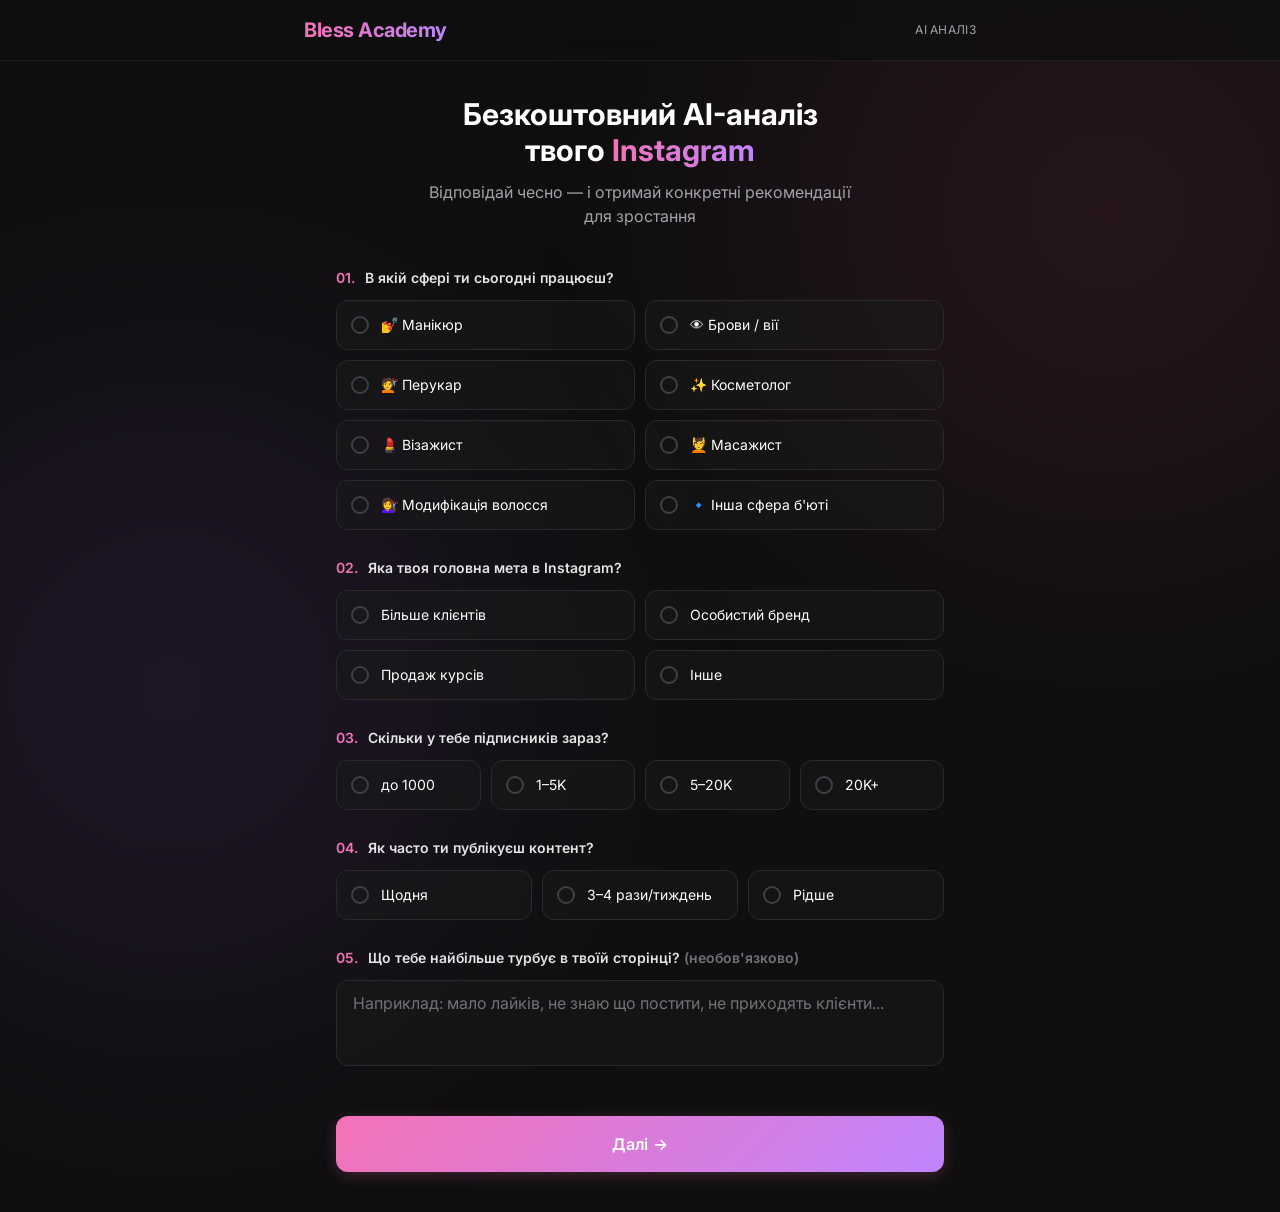
<file: index.html>
<!DOCTYPE html>
<html lang="uk">
<head>
  <meta charset="UTF-8" />
  <meta name="viewport" content="width=device-width, initial-scale=1.0, viewport-fit=cover" />
  <title>Bless Academy — AI-аналіз Instagram</title>
  <meta name="description" content="Безкоштовний AI-аналіз твого Instagram профілю для б'юті-майстрів від Bless Academy. Отримай конкретні рекомендації для зростання." />

  <!-- Open Graph / Facebook -->
  <meta property="og:type" content="website" />
  <meta property="og:url" content="https://bless-academy-analyzer.vercel.app/" />
  <meta property="og:title" content="Bless Academy — Безкоштовний AI-аналіз Instagram" />
  <meta property="og:description" content="Завантаж скріншот або вкажи нік — отримай конкретні рекомендації для зростання від AI." />
  <meta property="og:image" content="https://bless-academy-analyzer.vercel.app/og-image.png" />
  <meta property="og:image:width" content="1024" />
  <meta property="og:image:height" content="1024" />
  <meta property="og:locale" content="uk_UA" />
  <meta property="og:site_name" content="Bless Academy" />

  <!-- Twitter Card -->
  <meta name="twitter:card" content="summary_large_image" />
  <meta name="twitter:title" content="Bless Academy — Безкоштовний AI-аналіз Instagram" />
  <meta name="twitter:description" content="Завантаж скріншот або вкажи нік — отримай конкретні рекомендації для зростання від AI." />
  <meta name="twitter:image" content="https://bless-academy-analyzer.vercel.app/og-image.png" />

  <!-- Theme color for mobile browsers -->
  <meta name="theme-color" content="#0f0f0f" />
  <!-- Favicon -->
  <link rel="icon" type="image/png" href="/favicon.png" />
  <link rel="apple-touch-icon" href="/favicon.png" />
  <!-- Google Fonts — Inter -->
  <link rel="preconnect" href="https://fonts.googleapis.com" />
  <link rel="preconnect" href="https://fonts.gstatic.com" crossorigin />
  <link href="https://fonts.googleapis.com/css2?family=Inter:wght@300;400;500;600;700;800&display=swap" rel="stylesheet" />

  <!-- Tailwind CSS -->
  <link rel="stylesheet" href="/tailwind.css" />

  <link rel="stylesheet" href="/styles.css" />
</head>

<body class="font-inter min-h-screen relative">

  <!-- ==================== Dynamic Background Glows ==================== -->
  <div class="bg-glow bg-pink-500 bg-glow-1"></div>
  <div class="bg-glow bg-purple-500 bg-glow-2"></div>
  <div class="bg-glow bg-blue-500 bg-glow-3"></div>

  <!-- ==================== Header ==================== -->
  <header class="fixed top-0 left-0 right-0 z-50 px-5 py-4 sm:px-8 backdrop-blur-md bg-brand-dark/70 border-b border-brand-border/50">
    <div class="max-w-2xl mx-auto flex items-center justify-between">
      <a href="#" class="text-lg sm:text-xl font-bold tracking-tight">
        <span class="bg-gradient-to-r from-brand-pink to-brand-purple bg-clip-text text-transparent">
          Bless Academy
        </span>
      </a>
      <span class="text-[11px] sm:text-xs text-brand-muted tracking-wide uppercase">AI Аналіз</span>
    </div>
  </header>

  <!-- ==================== Main Container ==================== -->
  <main class="relative z-10 pt-20 pb-8 px-4 sm:px-8 max-w-2xl mx-auto min-h-screen">

    <!-- ========================================== -->
    <!-- SCREEN 1 — Questions                      -->
    <!-- ========================================== -->
    <section id="screen-questions" class="screen active visible">
      <div class="text-center mb-10 mt-4">
        <h1 class="text-2xl sm:text-3xl font-bold leading-tight mb-3">
          Безкоштовний AI-аналіз<br />твого
          <span class="bg-gradient-to-r from-brand-pink to-brand-purple bg-clip-text text-transparent">Instagram</span>
        </h1>
        <p class="text-brand-muted text-sm sm:text-base max-w-md mx-auto">
          Відповідай чесно — і отримай конкретні рекомендації для зростання
        </p>
      </div>

      <form id="questionsForm" class="space-y-7" autocomplete="off">

        <!-- Question 1 — Sphere/Niche -->
        <div class="question-block">
          <p class="text-sm font-semibold mb-3 text-zinc-200">
            <span class="text-brand-pink mr-1.5">01.</span>
            В якій сфері ти сьогодні працюєш?
          </p>
          <div class="grid grid-cols-2 gap-2.5" id="q0-options">
            <label class="radio-card flex items-center gap-3 p-3.5 rounded-xl border border-brand-border bg-brand-card/50">
              <span class="radio-dot"></span>
              <input type="radio" name="q0" value="манікюр" class="hidden" />
              <span class="text-sm">💅 Манікюр</span>
            </label>
            <label class="radio-card flex items-center gap-3 p-3.5 rounded-xl border border-brand-border bg-brand-card/50">
              <span class="radio-dot"></span>
              <input type="radio" name="q0" value="брови/вії" class="hidden" />
              <span class="text-sm">👁 Брови / вії</span>
            </label>
            <label class="radio-card flex items-center gap-3 p-3.5 rounded-xl border border-brand-border bg-brand-card/50">
              <span class="radio-dot"></span>
              <input type="radio" name="q0" value="перукар" class="hidden" />
              <span class="text-sm">💇 Перукар</span>
            </label>
            <label class="radio-card flex items-center gap-3 p-3.5 rounded-xl border border-brand-border bg-brand-card/50">
              <span class="radio-dot"></span>
              <input type="radio" name="q0" value="косметолог" class="hidden" />
              <span class="text-sm">✨ Косметолог</span>
            </label>
            <label class="radio-card flex items-center gap-3 p-3.5 rounded-xl border border-brand-border bg-brand-card/50">
              <span class="radio-dot"></span>
              <input type="radio" name="q0" value="візажист" class="hidden" />
              <span class="text-sm">💄 Візажист</span>
            </label>
            <label class="radio-card flex items-center gap-3 p-3.5 rounded-xl border border-brand-border bg-brand-card/50">
              <span class="radio-dot"></span>
              <input type="radio" name="q0" value="масажист" class="hidden" />
              <span class="text-sm">💆 Масажист</span>
            </label>
            <label class="radio-card flex items-center gap-3 p-3.5 rounded-xl border border-brand-border bg-brand-card/50">
              <span class="radio-dot"></span>
              <input type="radio" name="q0" value="модифікація волосся" class="hidden" />
              <span class="text-sm">💇‍♀️ Модифікація волосся</span>
            </label>
            <label class="radio-card flex items-center gap-3 p-3.5 rounded-xl border border-brand-border bg-brand-card/50">
              <span class="radio-dot"></span>
              <input type="radio" name="q0" value="інше" class="hidden" />
              <span class="text-sm">🔹 Інша сфера б'юті</span>
            </label>
          </div>
        </div>

        <!-- Question 2 — Goal -->
        <div class="question-block">
          <p class="text-sm font-semibold mb-3 text-zinc-200">
            <span class="text-brand-pink mr-1.5">02.</span>
            Яка твоя головна мета в Instagram?
          </p>
          <div class="grid grid-cols-1 sm:grid-cols-2 gap-2.5" id="q1-options">
            <label class="radio-card flex items-center gap-3 p-3.5 rounded-xl border border-brand-border bg-brand-card/50">
              <span class="radio-dot"></span>
              <input type="radio" name="q1" value="більше клієнтів" class="hidden" />
              <span class="text-sm">Більше клієнтів</span>
            </label>
            <label class="radio-card flex items-center gap-3 p-3.5 rounded-xl border border-brand-border bg-brand-card/50">
              <span class="radio-dot"></span>
              <input type="radio" name="q1" value="особистий бренд" class="hidden" />
              <span class="text-sm">Особистий бренд</span>
            </label>
            <label class="radio-card flex items-center gap-3 p-3.5 rounded-xl border border-brand-border bg-brand-card/50">
              <span class="radio-dot"></span>
              <input type="radio" name="q1" value="продаж курсів" class="hidden" />
              <span class="text-sm">Продаж курсів</span>
            </label>
            <label class="radio-card flex items-center gap-3 p-3.5 rounded-xl border border-brand-border bg-brand-card/50">
              <span class="radio-dot"></span>
              <input type="radio" name="q1" value="інше" class="hidden" />
              <span class="text-sm">Інше</span>
            </label>
          </div>
        </div>

        <!-- Question 3 — Followers -->
        <div class="question-block">
          <p class="text-sm font-semibold mb-3 text-zinc-200">
            <span class="text-brand-pink mr-1.5">03.</span>
            Скільки у тебе підписників зараз?
          </p>
          <div class="grid grid-cols-2 sm:grid-cols-4 gap-2.5" id="q2-options">
            <label class="radio-card flex items-center gap-3 p-3.5 rounded-xl border border-brand-border bg-brand-card/50">
              <span class="radio-dot"></span>
              <input type="radio" name="q2" value="до 1000" class="hidden" />
              <span class="text-sm">до 1000</span>
            </label>
            <label class="radio-card flex items-center gap-3 p-3.5 rounded-xl border border-brand-border bg-brand-card/50">
              <span class="radio-dot"></span>
              <input type="radio" name="q2" value="1000–5000" class="hidden" />
              <span class="text-sm">1–5K</span>
            </label>
            <label class="radio-card flex items-center gap-3 p-3.5 rounded-xl border border-brand-border bg-brand-card/50">
              <span class="radio-dot"></span>
              <input type="radio" name="q2" value="5000–20000" class="hidden" />
              <span class="text-sm">5–20K</span>
            </label>
            <label class="radio-card flex items-center gap-3 p-3.5 rounded-xl border border-brand-border bg-brand-card/50">
              <span class="radio-dot"></span>
              <input type="radio" name="q2" value="20000+" class="hidden" />
              <span class="text-sm">20K+</span>
            </label>
          </div>
        </div>

        <!-- Question 4 — Frequency -->
        <div class="question-block">
          <p class="text-sm font-semibold mb-3 text-zinc-200">
            <span class="text-brand-pink mr-1.5">04.</span>
            Як часто ти публікуєш контент?
          </p>
          <div class="grid grid-cols-1 sm:grid-cols-3 gap-2.5" id="q3-options">
            <label class="radio-card flex items-center gap-3 p-3.5 rounded-xl border border-brand-border bg-brand-card/50">
              <span class="radio-dot"></span>
              <input type="radio" name="q3" value="щодня" class="hidden" />
              <span class="text-sm">Щодня</span>
            </label>
            <label class="radio-card flex items-center gap-3 p-3.5 rounded-xl border border-brand-border bg-brand-card/50">
              <span class="radio-dot"></span>
              <input type="radio" name="q3" value="3–4 рази на тиждень" class="hidden" />
              <span class="text-sm">3–4 рази/тиждень</span>
            </label>
            <label class="radio-card flex items-center gap-3 p-3.5 rounded-xl border border-brand-border bg-brand-card/50">
              <span class="radio-dot"></span>
              <input type="radio" name="q3" value="рідше" class="hidden" />
              <span class="text-sm">Рідше</span>
            </label>
          </div>
        </div>

        <!-- Question 5 — Free text -->
        <div class="question-block">
          <p class="text-sm font-semibold mb-3 text-zinc-200">
            <span class="text-brand-pink mr-1.5">05.</span>
            Що тебе найбільше турбує в твоїй сторінці? <span class="text-zinc-500 font-normal">(необов'язково)</span>
          </p>
          <textarea
            id="q4-text"
            name="q4"
            rows="3"
            placeholder="Наприклад: мало лайків, не знаю що постити, не приходять клієнти..."
            class="w-full rounded-xl border border-brand-border bg-brand-card/50 px-4 py-3 text-sm text-white placeholder-zinc-500 focus:outline-none focus:border-brand-pink focus:ring-2 focus:ring-brand-pink/50 focus:bg-brand-card/60 shadow-inner resize-none transition-colors"
          ></textarea>
        </div>

        <!-- Next button -->
        <div class="pt-4 pb-2">
          <button
            type="button"
            id="btn-to-upload"
            class="btn-gradient w-full py-4 rounded-xl text-white font-semibold text-base tracking-wide"
          >
            <span>Далі →</span>
          </button>
        </div>
      </form>
    </section>
    <script>document.getElementById('questionsForm').addEventListener('submit',e=>e.preventDefault());</script>

    <!-- ========================================== -->
    <!-- SCREEN 2 — Screenshot / Username           -->
    <!-- ========================================== -->
    <section id="screen-upload" class="screen">
      <div class="text-center mb-6 mt-4">
        <h1 id="screen2-title" class="text-2xl sm:text-3xl font-bold leading-tight mb-3">
          Покажи свою
          <span class="bg-gradient-to-r from-brand-pink to-brand-purple bg-clip-text text-transparent">сторінку</span>
        </h1>
        <p id="screen2-subtitle" class="text-brand-muted text-sm sm:text-base max-w-md mx-auto">
          Обери зручний спосіб — завантаж скріншот або вкажи нік
        </p>
      </div>

      <!-- ===== Tab Switcher ===== -->
      <div class="flex gap-2 mb-6 p-1 rounded-xl bg-brand-card/70 border border-brand-border/50">
        <button type="button" id="tab-screenshot"
          class="input-tab flex-1 py-2.5 rounded-lg text-sm font-medium transition-all text-center active"
          data-tab="screenshot">
          📸 Скріншот
        </button>
        <button type="button" id="tab-username"
          class="input-tab flex-1 py-2.5 rounded-lg text-sm font-medium transition-all text-center"
          data-tab="username">
          🔗 Нік / посилання
        </button>
      </div>

      <!-- ===== TAB 1: Screenshot Upload ===== -->
      <div id="panel-screenshot" class="tab-panel">
        <p class="text-zinc-500 text-xs text-center mb-3">
          Зроби скріншот головної сторінки профілю (шапка + 6–9 постів)
        </p>

        <!-- Upload zone -->
        <div
          id="upload-zone"
          class="upload-zone rounded-2xl flex flex-col items-center justify-center text-center p-8 sm:p-12 min-h-[280px] cursor-pointer"
        >
          <!-- Default state -->
          <div id="upload-placeholder" class="flex flex-col items-center gap-4">
            <div class="w-16 h-16 rounded-full bg-brand-card border border-brand-border flex items-center justify-center">
              <svg class="w-7 h-7 text-brand-pink" fill="none" stroke="currentColor" viewBox="0 0 24 24">
                <path stroke-linecap="round" stroke-linejoin="round" stroke-width="1.5"
                  d="M12 16V4m0 0l-4 4m4-4l4 4M4 20h16" />
              </svg>
            </div>
            <div>
              <p class="text-sm font-medium text-zinc-300 mb-1">
                Натисни або перетягни файл сюди
              </p>
              <p class="text-xs text-zinc-500">PNG, JPG — до 10 МБ</p>
            </div>
          </div>

          <!-- Preview (hidden initially) -->
          <img
            id="upload-preview"
            class="hidden max-h-[340px] rounded-lg object-contain"
            alt="Попередній перегляд скріншоту"
          />
        </div>

        <!-- Hidden file input -->
        <input type="file" id="file-input" accept="image/*" class="hidden" />

        <!-- Change image link (hidden initially) -->
        <p id="change-image" class="hidden text-center mt-3">
          <button type="button" class="text-xs text-brand-pink hover:text-brand-rose transition-colors underline underline-offset-2">
            Змінити зображення
          </button>
        </p>
      </div>

      <!-- ===== TAB 2: Username/Link Input ===== -->
      <div id="panel-username" class="tab-panel hidden">
        <div class="rounded-2xl border border-brand-border bg-brand-card/50 p-5 sm:p-6">
          <!-- Instagram icon + input -->
          <div class="flex items-center gap-3 mb-4">
            <div class="w-10 h-10 rounded-full bg-gradient-to-br from-brand-pink to-brand-purple flex items-center justify-center flex-shrink-0" style="min-width:40px;">
              <svg class="w-5 h-5 text-white" viewBox="0 0 24 24" fill="currentColor">
                <path d="M12 2.163c3.204 0 3.584.012 4.85.07 3.252.148 4.771 1.691 4.919 4.919.058 1.265.069 1.645.069 4.849 0 3.205-.012 3.584-.069 4.849-.149 3.225-1.664 4.771-4.919 4.919-1.266.058-1.644.07-4.85.07-3.204 0-3.584-.012-4.849-.07-3.26-.149-4.771-1.699-4.919-4.92-.058-1.265-.07-1.644-.07-4.849 0-3.204.013-3.583.07-4.849.149-3.227 1.664-4.771 4.919-4.919 1.266-.057 1.645-.069 4.849-.069zM12 0C8.741 0 8.333.014 7.053.072 2.695.272.273 2.69.073 7.052.014 8.333 0 8.741 0 12c0 3.259.014 3.668.072 4.948.2 4.358 2.618 6.78 6.98 6.98C8.333 23.986 8.741 24 12 24c3.259 0 3.668-.014 4.948-.072 4.354-.2 6.782-2.618 6.979-6.98.059-1.28.073-1.689.073-4.948 0-3.259-.014-3.667-.072-4.947-.196-4.354-2.617-6.78-6.979-6.98C15.668.014 15.259 0 12 0zm0 5.838a6.162 6.162 0 100 12.324 6.162 6.162 0 000-12.324zM12 16a4 4 0 110-8 4 4 0 010 8zm6.406-11.845a1.44 1.44 0 100 2.881 1.44 1.44 0 000-2.881z"/>
              </svg>
            </div>
            <div class="flex-1">
              <label for="ig-username" class="text-xs text-zinc-400 mb-1 block">Instagram нік або посилання</label>
              <input
                type="text"
                id="ig-username"
                placeholder="@beauty_master або https://instagram.com/beauty_master"
                class="w-full bg-brand-dark/70 border border-brand-border rounded-lg px-3 py-2.5 text-sm text-white placeholder-zinc-500 focus:outline-none focus:border-brand-pink focus:ring-2 focus:ring-brand-pink/50 focus:bg-brand-card/60 shadow-inner transition-colors"
              />
            </div>
          </div>

          <!-- Hints -->
          <div class="space-y-2">
            <div class="flex items-start gap-2">
              <span class="text-brand-pink text-xs mt-0.5">✦</span>
              <p class="text-xs text-zinc-400">AI отримає дані профілю (біо, підписники, пости) та дасть детальний аналіз</p>
            </div>
            <div class="flex items-start gap-2">
              <span class="text-brand-pink text-xs mt-0.5">✦</span>
              <p class="text-xs text-zinc-400">Для кращого аналізу — використовуй скріншот</p>
            </div>
          </div>
        </div>
      </div>

      <!-- Error message with retry button (hidden) -->
      <div id="error-message" class="hidden error-msg mt-4 p-4 rounded-xl bg-red-500/10 border border-red-500/30">
        <p id="error-text" class="text-red-400 text-sm text-center mb-3">
          Помилка: перевір API ключ або спробуй ще раз
        </p>
        <button type="button" id="btn-retry"
          class="w-full py-2.5 rounded-lg text-sm font-medium text-white bg-red-500/20 border border-red-500/30 hover:bg-red-500/30 transition-colors flex items-center justify-center gap-2">
          <svg class="w-4 h-4" fill="none" stroke="currentColor" viewBox="0 0 24 24">
            <path stroke-linecap="round" stroke-linejoin="round" stroke-width="2" d="M4 4v5h.582m15.356 2A8.001 8.001 0 004.582 9m0 0H9m11 11v-5h-.581m0 0a8.003 8.003 0 01-15.357-2m15.357 2H15" />
          </svg>
          Спробувати ще раз
        </button>
      </div>

      <!-- Analyze button -->
      <div class="mt-6">
        <button
          type="button"
          id="btn-analyze"
          disabled
          class="btn-gradient w-full py-3.5 rounded-xl text-white font-semibold text-sm tracking-wide"
        >
          <span>Отримати аналіз</span>
        </button>
      </div>

      <!-- Back link -->
      <p class="text-center mt-4">
        <button type="button" id="btn-back-to-questions"
          class="text-xs text-zinc-500 hover:text-zinc-300 transition-colors">
          ← Повернутись до питань
        </button>
      </p>
    </section>

    <!-- ========================================== -->
    <!-- SCREEN 3 — Loading                        -->
    <!-- ========================================== -->
    <section id="screen-loading" class="screen">
      <div class="flex flex-col items-center justify-center min-h-[60vh] gap-8">
        <!-- Animated pulse rings -->
        <div class="pulse-ring flex items-center justify-center">
          <div class="pulse-core"></div>
        </div>
        <div class="text-center">
          <p class="text-lg font-semibold shimmer mb-2">AI аналізує твою сторінку...</p>
          <p class="text-sm text-zinc-500">Це займе 10–20 секунд</p>
        </div>
      </div>
    </section>

    <!-- ========================================== -->
    <!-- SCREEN 4 — Results                        -->
    <!-- ========================================== -->
    <section id="screen-results" class="screen">
      <div class="text-center mb-8 mt-4">
        <h1 class="text-2xl sm:text-3xl font-bold leading-tight mb-3">
          Твій
          <span class="text-shine font-extrabold uppercase tracking-wide">AI-аналіз</span>
          готовий ✨
        </h1>
        <p class="text-brand-muted text-sm">
          Ось що ми побачили на твоїй сторінці
        </p>
      </div>

      <!-- Dynamic results container -->
      <div id="results-container"></div>

      <!-- CTA Button -->
      <div class="mt-8">
        <div id="cta-text" class="text-center text-sm text-zinc-300 mb-4 italic"></div>
        <button
          type="button"
          id="btn-book"
          class="btn-gradient w-full py-4 rounded-xl text-white font-bold text-base tracking-wide"
        >
          <span>🗓 Записатися на розбор з експертом</span>
        </button>
        <p class="text-center text-[11px] text-zinc-600 mt-3">
          Індивідуальний розбір від спеціалістів Bless Academy
        </p>
      </div>
    </section>

  </main>


  <!-- JavaScript -->
  <script src="/app.js"></script>

</body>
</html>
</file>
<file: styles.css>
/* ================================================================
   Bless Academy — AI Instagram Analyzer
   Custom styles (loaded after Tailwind reset)
   ================================================================ */

/* ========== Base & Reset ========== */
* { box-sizing: border-box; -webkit-tap-highlight-color: transparent; }
html { scroll-behavior: smooth; }
body {
  font-family: 'Inter', sans-serif;
  background-color: #0f0f0f;
  color: #ffffff;
  overflow-x: hidden;
  -webkit-font-smoothing: antialiased;
  -moz-osx-font-smoothing: grayscale;
  padding-bottom: env(safe-area-inset-bottom, 0);
}

/* ========== Screen Transitions ========== */
.screen {
  display: none;
  opacity: 0;
  transform: translateY(18px);
  transition: opacity 0.5s cubic-bezier(0.4, 0, 0.2, 1),
              transform 0.5s cubic-bezier(0.4, 0, 0.2, 1);
}
.screen.active { display: block; }
.screen.visible { opacity: 1; transform: translateY(0); }

/* ========== Radio Cards ========== */
.radio-card {
  position: relative;
  cursor: pointer;
  transition: all 0.25s cubic-bezier(0.34, 1.56, 0.64, 1); /* Bouncy transition */
  transform-origin: center;
}
.radio-card:hover {
  border-color: #f472b6 !important;
  background-color: rgba(244, 114, 182, 0.06);
  transform: translateY(-2px);
  box-shadow: 0 4px 12px rgba(244, 114, 182, 0.05);
}
.radio-card:active {
  transform: translateY(0) scale(0.98);
}
.radio-card.selected {
  border-color: #f472b6 !important;
  background: linear-gradient(135deg, rgba(244, 114, 182, 0.1), rgba(192, 132, 252, 0.08));
  box-shadow: 0 0 20px rgba(244, 114, 182, 0.1);
  transform: translateY(-2px);
}
.radio-card.selected .radio-dot {
  background: linear-gradient(135deg, #f472b6, #c084fc);
  box-shadow: 0 0 10px rgba(244, 114, 182, 0.5);
  transform: scale(1.1);
}
.radio-dot {
  width: 18px;
  height: 18px;
  border-radius: 50%;
  border: 2px solid #3f3f46;
  transition: all 0.3s cubic-bezier(0.34, 1.56, 0.64, 1);
  flex-shrink: 0;
}

/* ========== Upload Zone ========== */
.upload-zone {
  border: 2px dashed #52525b;
  transition: all 0.4s cubic-bezier(0.34, 1.56, 0.64, 1);
  position: relative;
  overflow: hidden;
}
.upload-zone:hover {
  border-color: rgba(244, 114, 182, 0.5);
  background: rgba(244, 114, 182, 0.05);
  box-shadow: 0 0 20px rgba(244, 114, 182, 0.1);
}
.upload-zone.drag-over {
  border-color: #f472b6;
  background: linear-gradient(135deg, rgba(244, 114, 182, 0.15), rgba(192, 132, 252, 0.1));
  transform: scale(1.02);
  box-shadow: 0 0 30px rgba(244, 114, 182, 0.2);
}
.upload-zone.has-image {
  border-style: solid;
  border-color: #f472b6;
  background: transparent;
  box-shadow: 0 0 20px rgba(244, 114, 182, 0.1);
}

/* ========== Pulse Loader ========== */
.pulse-ring {
  width: 100px;
  height: 100px;
  border-radius: 50%;
  position: relative;
}
.pulse-ring::before,
.pulse-ring::after {
  content: '';
  position: absolute;
  inset: 0;
  border-radius: 50%;
  border: 2px solid #f472b6;
  animation: pulseRing 2s cubic-bezier(0.4, 0, 0.6, 1) infinite;
}
.pulse-ring::after { animation-delay: 0.6s; }

.pulse-core {
  width: 20px;
  height: 20px;
  border-radius: 50%;
  background: linear-gradient(135deg, #f472b6, #c084fc);
  animation: pulseCore 2s ease-in-out infinite;
}

@keyframes pulseRing {
  0%   { transform: scale(0.4); opacity: 1; }
  80%, 100% { transform: scale(1); opacity: 0; }
}
@keyframes pulseCore {
  0%, 100% { transform: scale(1); }
  50%      { transform: scale(1.3); }
}

/* ========== Gradient Button ========== */
.btn-gradient {
  background: linear-gradient(135deg, #f472b6, #c084fc);
  transition: all 0.3s cubic-bezier(0.34, 1.56, 0.64, 1);
  position: relative;
  overflow: hidden;
  box-shadow: 0 4px 15px rgba(244, 114, 182, 0.2);
}
.btn-gradient:hover:not(:disabled) {
  transform: translateY(-2px);
  box-shadow: 0 8px 25px rgba(244, 114, 182, 0.35);
}
.btn-gradient:active:not(:disabled) {
  transform: translateY(0) scale(0.98);
}
.btn-gradient::before {
  content: '';
  position: absolute;
  top: 0; left: -100%;
  width: 100%; height: 100%;
  background: linear-gradient(90deg, transparent, rgba(255,255,255,0.3), transparent);
  animation: buttonShine 3s cubic-bezier(0.4, 0, 0.2, 1) infinite;
}
@keyframes buttonShine {
  0% { left: -100%; }
  25%, 100% { left: 100%; }
}
.btn-gradient:disabled { background: #2a2a2a; cursor: not-allowed; opacity: 0.5; box-shadow: none; transform: none; }
.btn-gradient:disabled::before { display: none; }
.btn-gradient span { position: relative; z-index: 1; letter-spacing: 0.02em; }

/* ========== Dynamic Background Glow ========== */
.bg-glow {
  position: fixed;
  width: 70vw;
  height: 70vw;
  max-width: 600px;
  max-height: 600px;
  border-radius: 50%;
  filter: blur(140px);
  opacity: 0.12;
  pointer-events: none;
  z-index: 0;
  animation: floatGlow 15s ease-in-out infinite alternate;
}
.bg-glow-1 { top: -10%; right: -10%; animation-delay: 0s; }
.bg-glow-2 { bottom: -10%; left: -10%; animation-delay: -5s; }
.bg-glow-3 { top: 30%; right: 40%; opacity: 0.08; animation-delay: -10s; }
@keyframes floatGlow {
  0% { transform: translate(0, 0) scale(1); }
  50% { transform: translate(40px, -50px) scale(1.1); }
  100% { transform: translate(-30px, 30px) scale(0.9); }
}

/* ========== Question Fade-in Stagger ========== */
.question-block {
  opacity: 0;
  transform: translateY(12px);
  animation: fadeUp 0.45s ease forwards;
  scroll-margin-top: 80px;
}
.question-block:nth-child(1) { animation-delay: 0.05s; }
.question-block:nth-child(2) { animation-delay: 0.15s; }
.question-block:nth-child(3) { animation-delay: 0.25s; }
.question-block:nth-child(4) { animation-delay: 0.35s; }
.question-block:nth-child(5) { animation-delay: 0.45s; }
.question-block:nth-child(6) { animation-delay: 0.55s; }

@keyframes fadeUp {
  to { opacity: 1; transform: translateY(0); }
}

/* ========== Scrollbar ========== */
::-webkit-scrollbar { width: 6px; }
::-webkit-scrollbar-track { background: transparent; }
::-webkit-scrollbar-thumb { background: #2a2a2a; border-radius: 3px; }

/* ========== Shimmer (loading text) ========== */
.shimmer {
  background: linear-gradient(90deg, #f472b6 0%, #c084fc 50%, #f472b6 100%);
  background-size: 200% 100%;
  -webkit-background-clip: text;
  background-clip: text;
  -webkit-text-fill-color: transparent;
  animation: shimmer 2.5s ease-in-out infinite;
}
@keyframes shimmer {
  0%   { background-position: 100% 0; }
  100% { background-position: -100% 0; }
}

/* ========== Result Card Shine ========== */
.result-card { position: relative; overflow: hidden; }
.result-card::before {
  content: '';
  position: absolute;
  top: -50%; left: -50%;
  width: 200%; height: 200%;
  background: conic-gradient(from 0deg, transparent 0deg, rgba(244,114,182,0.08) 60deg, transparent 120deg);
  animation: rotateBorder 6s linear infinite;
}
@keyframes rotateBorder { to { transform: rotate(360deg); } }
.result-card-inner {
  position: relative;
  z-index: 1;
  background: #1a1a1a;
  border-radius: 14px;
}

/* ========== Text Shine Animation ========== */
.text-shine {
  background: linear-gradient(
    110deg,
    #f472b6 10%,
    #fff 30%,
    #c084fc 50%,
    #f472b6 70%
  );
  background-size: 200% auto;
  color: transparent;
  -webkit-background-clip: text;
  background-clip: text;
  animation: shine 4s linear infinite;
}
@keyframes shine {
  to { background-position: 200% center; }
}

/* ========== Score Ring ========== */
.score-ring-container { position: relative; width: 140px; height: 140px; animation: scoreIn 0.6s ease forwards; }
.score-ring-container svg { transform: rotate(-90deg); width: 140px; height: 140px; }
.score-ring-bg { fill: none; stroke: #2a2a2a; stroke-width: 8; }
.score-ring-progress {
  fill: none;
  stroke-width: 8;
  stroke-linecap: round;
  transition: stroke-dashoffset 5s cubic-bezier(0.19, 1, 0.22, 1);
  filter: drop-shadow(0 0 6px var(--ring-glow));
  animation: glowPulse 3s ease-in-out infinite;
}
.score-ring-value {
  position: absolute; inset: 0;
  display: flex; flex-direction: column;
  align-items: center; justify-content: center;
}
.score-number { font-size: 2.5rem; font-weight: 800; line-height: 1; font-variant-numeric: tabular-nums; }

.score-red    { --ring-color: url(#grad-red);    --ring-glow: rgba(239,68,68,0.4);  color: #ef4444; }
.score-yellow { --ring-color: url(#grad-yellow); --ring-glow: rgba(245,158,11,0.4); color: #f59e0b; }
.score-green  { --ring-color: url(#grad-green);  --ring-glow: rgba(34,197,94,0.4);  color: #22c55e; }

@keyframes scoreIn { 0% { transform: scale(0.8); opacity: 0; } 100% { transform: scale(1); opacity: 1; } }
@keyframes glowPulse {
  0%, 100% { filter: drop-shadow(0 0 8px var(--ring-glow)); }
  50%      { filter: drop-shadow(0 0 18px var(--ring-glow)); }
}

/* ========== Copy Button ========== */
.copy-btn { transition: all 0.2s ease; }
.copy-btn:hover { background-color: rgba(244, 114, 182, 0.15); }
.copy-btn.copied { color: #22c55e !important; }

/* ========== Problem Card ========== */
.problem-card { animation: fadeUp 0.4s ease forwards; opacity: 0; }

/* ========== Result Sections — Premium Glassmorphism ========== */
.result-section-card {
  background: linear-gradient(135deg, rgba(30,30,35,0.7), rgba(20,20,25,0.85));
  backdrop-filter: blur(16px);
  -webkit-backdrop-filter: blur(16px);
  border: 1px solid rgba(255,255,255,0.06);
  border-radius: 16px;
  padding: 1.25rem;
  position: relative;
  overflow: hidden;
  box-shadow: 0 8px 32px rgba(0, 0, 0, 0.4);
}
/* Shimmer top border */
.result-section-card::before {
  content: '';
  position: absolute;
  top: 0; left: 0; right: 0;
  height: 1px;
  background: linear-gradient(90deg, transparent, rgba(244,114,182,0.4), rgba(192,132,252,0.4), transparent);
  z-index: 2;
}
/* Noise Overlay */
.result-section-card::after {
  content: '';
  position: absolute;
  inset: 0;
  background-image: url("data:image/svg+xml,%3Csvg viewBox='0 0 200 200' xmlns='http://www.w3.org/2000/svg'%3E%3Cfilter id='noiseFilter'%3E%3CfeTurbulence type='fractalNoise' baseFrequency='0.85' numOctaves='3' stitchTiles='stitch'/%3E%3C/filter%3E%3Crect width='100%25' height='100%25' filter='url(%23noiseFilter)' opacity='0.1'/%3E%3C/svg%3E");
  opacity: 0.03;
  pointer-events: none;
  z-index: 1;
  mix-blend-mode: overlay;
}

/* Section heading */
.result-heading {
  display: flex; align-items: center; gap: 0.625rem;
  margin-bottom: 1rem;
  font-size: 0.875rem; font-weight: 600; color: #e4e4e7;
}
.result-heading-icon {
  width: 28px; height: 28px; border-radius: 8px;
  display: flex; align-items: center; justify-content: center;
  font-size: 0.875rem; flex-shrink: 0;
}

/* Staggered fade-in */
.result-block {
  opacity: 0; transform: translateY(16px);
  animation: fadeSectionIn 0.5s ease forwards;
}
@keyframes fadeSectionIn { to { opacity: 1; transform: translateY(0); } }

/* Content idea card */
.content-idea-card { transition: transform 0.2s ease, box-shadow 0.2s ease; }
.content-idea-card:hover { transform: translateY(-2px); box-shadow: 0 8px 32px rgba(0,0,0,0.3); }

/* Hashtag chip */
.hash-chip {
  display: inline-block;
  font-size: 0.75rem;
  padding: 0.375rem 0.875rem;
  border-radius: 9999px;
  background: rgba(15,15,15,0.8);
  color: #c084fc;
  border: 1px solid rgba(192,132,252,0.2);
  cursor: pointer;
  transition: all 0.2s ease;
  max-width: 100%;
  overflow-wrap: break-word;
  flex-shrink: 0;
}
.hash-chip:hover {
  background: rgba(244,114,182,0.1);
  color: #f472b6;
  border-color: rgba(244,114,182,0.35);
  transform: scale(1.05);
}

/* Ready-to-copy card */
.copy-card {
  background: linear-gradient(135deg, rgba(30,30,35,0.9), rgba(20,20,25,0.95));
  border: 1px solid rgba(255,255,255,0.06);
  border-radius: 16px; padding: 1.25rem;
  position: relative; overflow: hidden;
  transition: border-color 0.3s ease;
}
.copy-card:hover { border-color: rgba(244,114,182,0.2); }
.copy-card::before {
  content: '';
  position: absolute;
  top: 0; left: 0; right: 0; height: 1px;
  background: linear-gradient(90deg, transparent, rgba(244,114,182,0.2), transparent);
}

/* Score label gradient text */
.score-label-text {
  background: linear-gradient(135deg, #f472b6, #c084fc);
  -webkit-background-clip: text; background-clip: text;
  -webkit-text-fill-color: transparent;
  font-weight: 600;
}

/* ========== Tab Switcher ========== */
.input-tab { color: #71717a; cursor: pointer; border: 1px solid transparent; }
.input-tab.active {
  background: linear-gradient(135deg, rgba(244,114,182,0.15), rgba(192,132,252,0.15));
  color: #fff;
  border-color: rgba(244,114,182,0.3);
}
.input-tab:not(.active):hover { color: #a1a1aa; background: rgba(255,255,255,0.03); }

/* ========== Error Toast ========== */
.error-msg { animation: fadeUp 0.3s ease forwards; }

/* ========== Mobile Optimizations ========== */
@media (max-width: 480px) {
  #questionsForm.space-y-7 > * + * { margin-top: 1.25rem; }
  .radio-card { min-height: 48px; }
  header { padding-left: 1rem; padding-right: 1rem; }
  .upload-zone { padding: 1.5rem; min-height: 220px; }
  .score-ring-container, .score-ring-container svg { width: 120px; height: 120px; }
  .score-number { font-size: 2rem; }
}

/* ========== Results — Responsive ========== */
main, main * { max-width: 100%; box-sizing: border-box; }
main { overflow-x: hidden; }
#results-container { overflow: hidden; word-wrap: break-word; overflow-wrap: break-word; }

/* ========== Safe Area ========== */
@supports (padding-top: env(safe-area-inset-top)) {
  header { padding-top: calc(1rem + env(safe-area-inset-top)); }
  main   { padding-top: calc(5rem + env(safe-area-inset-top)); }
}

/* ========== iOS Fixes ========== */
input, textarea, select { font-size: 16px !important; }

/* ========== Touch Feedback ========== */
.copy-btn:active     { transform: scale(0.96); }
</file>
